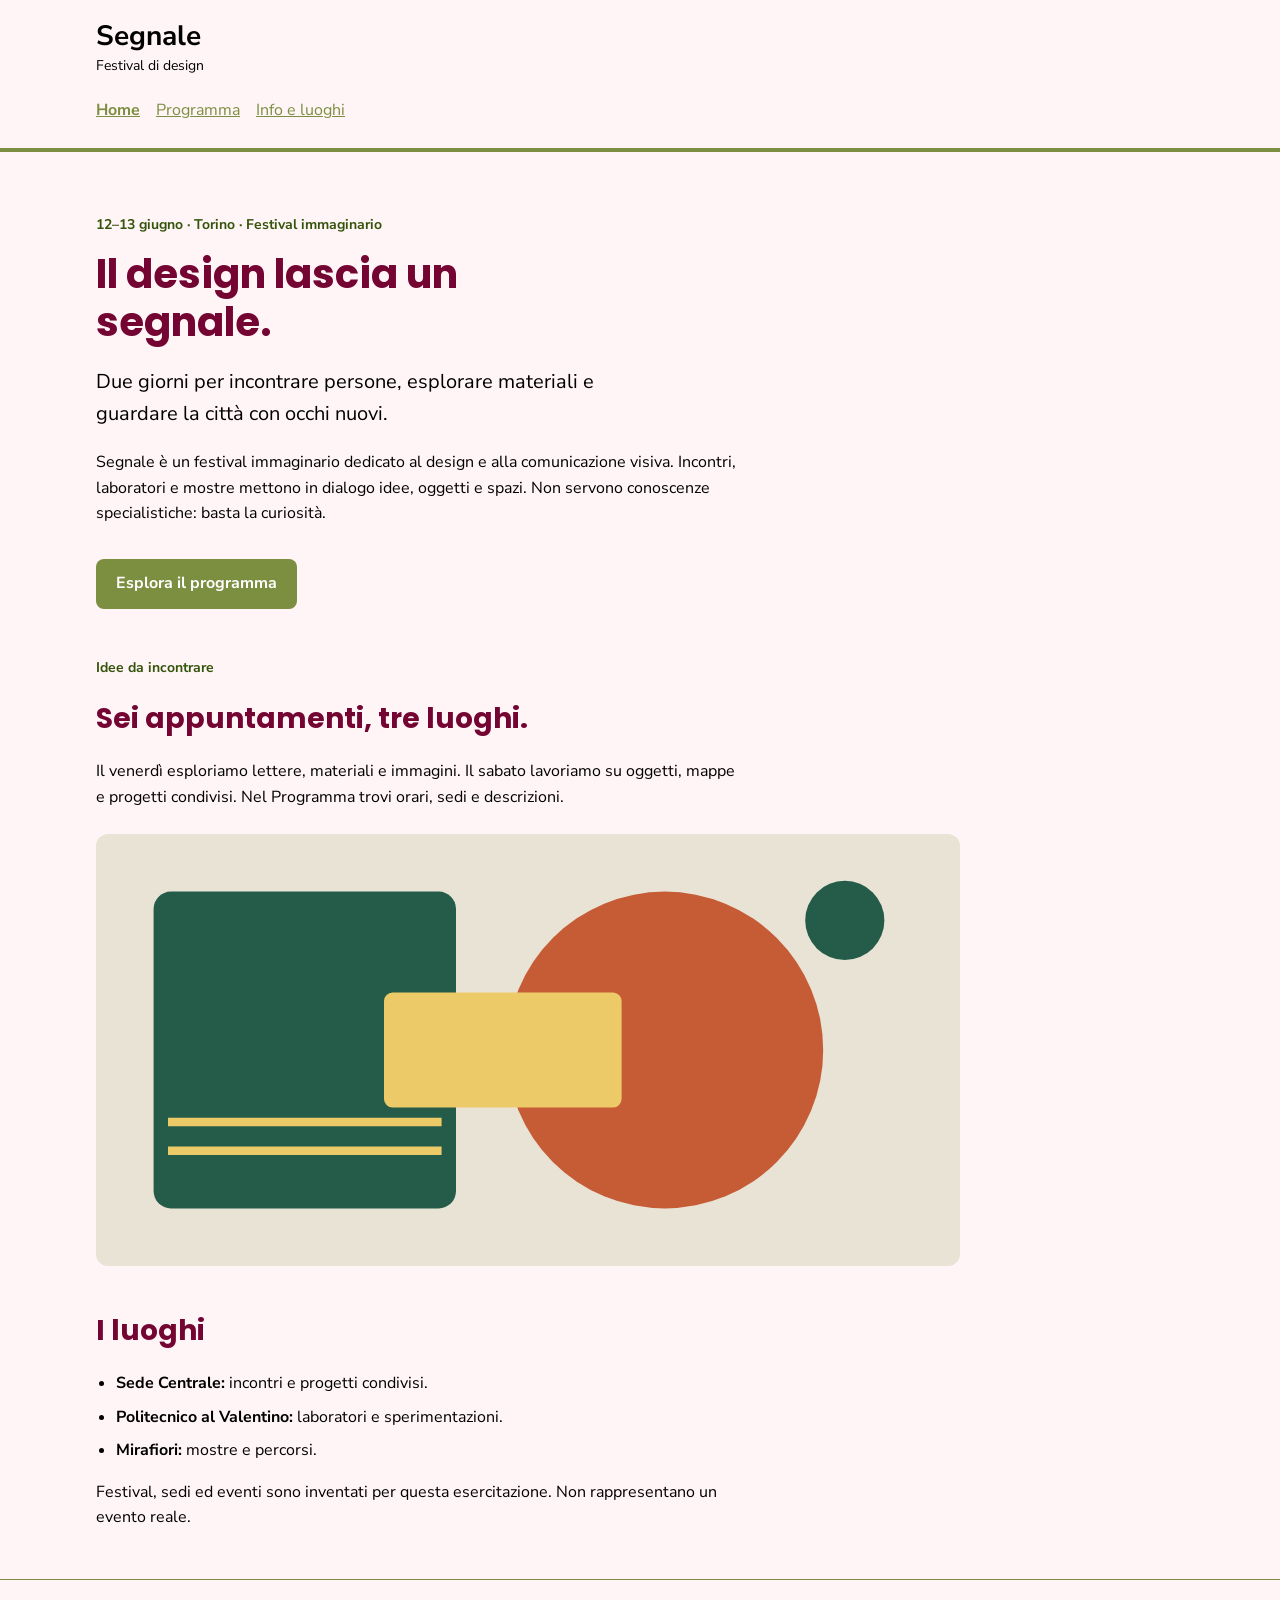
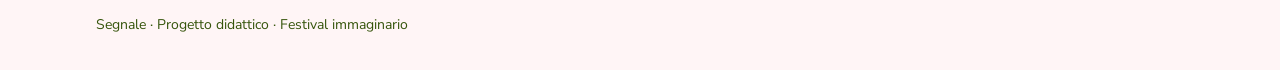
<file: index.html>
<!doctype html>
<html lang="it">
<head>
  <meta charset="utf-8">
  <meta name="viewport" content="width=device-width, initial-scale=1">
  <link rel="preconnect" href="https://fonts.googleapis.com">
<link rel="preconnect" href="https://fonts.gstatic.com" crossorigin>
<link href="https://fonts.googleapis.com/css2?family=Nunito+Sans:ital,opsz,wght@0,6..12,200..1000;1,6..12,200..1000&family=Poppins:ital,wght@0,100;0,200;0,300;0,400;0,500;0,600;0,700;0,800;0,900;1,100;1,200;1,300;1,400;1,500;1,600;1,700;1,800;1,900&display=swap" rel="stylesheet">
  <link rel="stylesheet" href="style.css">
</head>
<body>
  <a class="skip-link" href="#contenuto">Vai al contenuto</a>
  <header class="site-header">
    <div class="container">
      <a class="brand" href="index.html">Segnale<span>Festival di design</span></a>
      <nav aria-label="Navigazione principale">
        <a href="index.html" aria-current="page">Home</a>
        <a href="programma.html">Programma</a>
        <a href="info.html">Info e luoghi</a>
      </nav>
    </div>
  </header>

  <main id="contenuto" class="container">
    <section class="intro" aria-labelledby="titolo-home">
      <p class="eyebrow">12–13 giugno · Torino · Festival immaginario</p>
      <h1 id="titolo-home">Il design lascia un segnale.</h1>
      <p class="lead">Due giorni per incontrare persone, esplorare materiali e guardare la città con occhi nuovi.</p>
      <p class="reading-text">Segnale è un festival immaginario dedicato al design e alla comunicazione visiva. Incontri, laboratori e mostre mettono in dialogo idee, oggetti e spazi. Non servono conoscenze specialistiche: basta la curiosità.</p>
      <!-- Da completare: anche questo collegamento deve aprire il Programma. -->
      <a class="button-link" href="programma.html">Esplora il programma</a>
    </section>

    <section class="content-section" aria-labelledby="titolo-festival">
      <p class="eyebrow">Idee da incontrare</p>
      <h2 id="titolo-festival">Sei appuntamenti, tre luoghi.</h2>
      <p class="reading-text">Il venerdì esploriamo lettere, materiali e immagini. Il sabato lavoriamo su oggetti, mappe e progetti condivisi. Nel Programma trovi orari, sedi e descrizioni.</p>
      <img class="festival-image" src="assets/festival.svg" alt="Composizione geometrica di cerchi e rettangoli nei colori del festival" width="1200" height="600">
    </section>

    <section class="content-section" aria-labelledby="titolo-luoghi">
      <h2 id="titolo-luoghi">I luoghi</h2>
      <ul class="venues">
        <li><strong>Sede Centrale:</strong> incontri e progetti condivisi.</li>
        <li><strong>Politecnico al Valentino:</strong> laboratori e sperimentazioni.</li>
        <li><strong>Mirafiori:</strong> mostre e percorsi.</li>
      </ul>
      <p class="reading-text">Festival, sedi ed eventi sono inventati per questa esercitazione. Non rappresentano un evento reale.</p>
    </section>
  </main>

  <footer class="site-footer"><div class="container"><p>Segnale · Progetto didattico · Festival immaginario</p></div></footer>
</body>
</html>
</file>
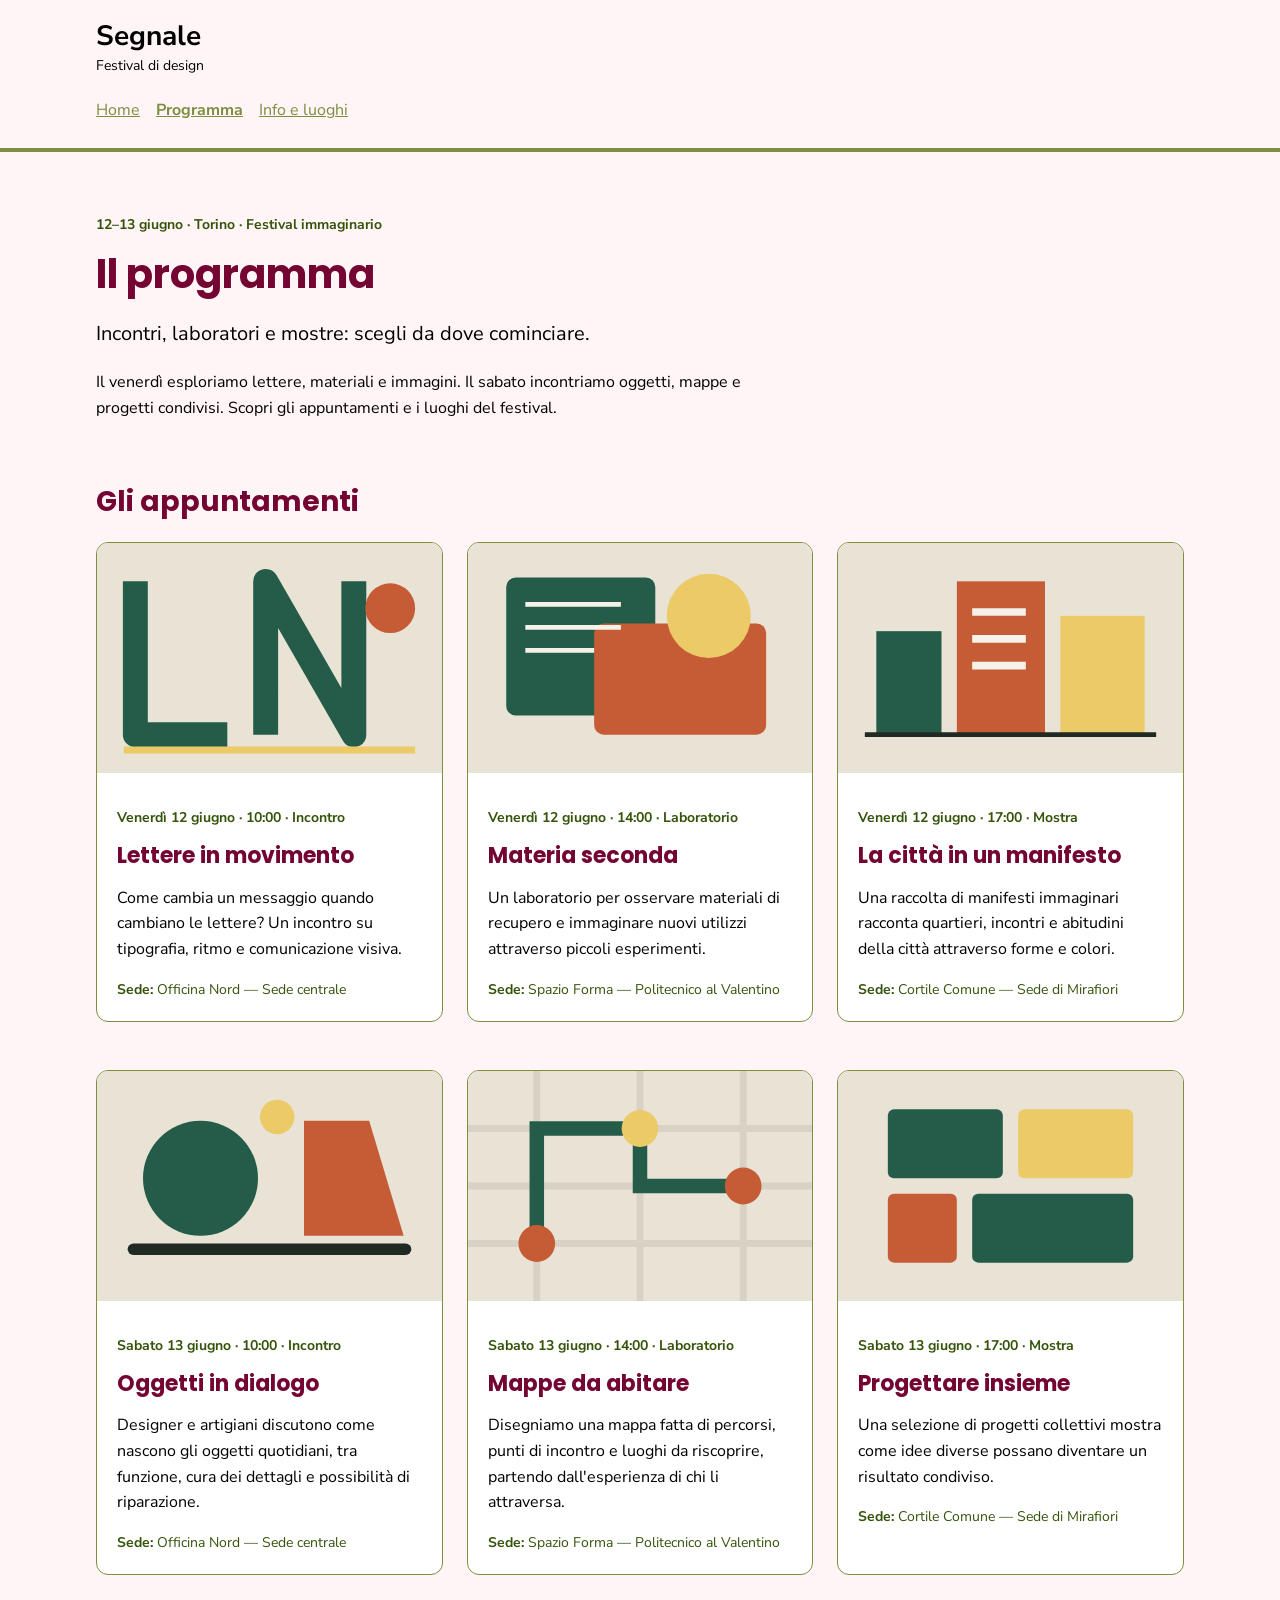
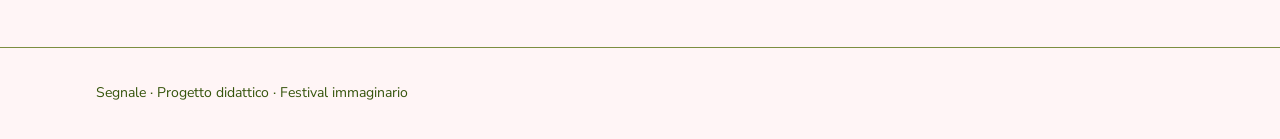
<file: programma.html>
<!doctype html>
<html lang="it">
<head>
  <meta charset="utf-8">
  <meta name="viewport" content="width=device-width, initial-scale=1">
 <link rel="preconnect" href="https://fonts.googleapis.com">
<link rel="preconnect" href="https://fonts.gstatic.com" crossorigin>
<link href="https://fonts.googleapis.com/css2?family=Nunito+Sans:ital,opsz,wght@0,6..12,200..1000;1,6..12,200..1000&family=Poppins:ital,wght@0,100;0,200;0,300;0,400;0,500;0,600;0,700;0,800;0,900;1,100;1,200;1,300;1,400;1,500;1,600;1,700;1,800;1,900&display=swap" rel="stylesheet">
  <title>Programma — Segnale</title>
  <link rel="stylesheet" href="style.css">
</head>

<body>
  <a class="skip-link" href="#contenuto">Vai al contenuto</a>
  <header class="site-header">
    <div class="container">
      <a class="brand" href="index.html">Segnale<span>Festival di design</span></a>
      <nav aria-label="Navigazione principale">
        <a href="index.html">Home</a>
        <a href="programma.html" aria-current="page">Programma</a>
        <a href="info.html">Info e luoghi</a>
      </nav>
    </div>
  </header>

  <main id="contenuto" class="container">
    <section class="intro" aria-labelledby="titolo-programma">
      <p class="eyebrow">12–13 giugno · Torino · Festival immaginario</p>
      <h1 id="titolo-programma">Il programma</h1>
      <p class="lead">Incontri, laboratori e mostre: scegli da dove cominciare.</p>
      <p class="reading-text">Il venerdì esploriamo lettere, materiali e immagini. Il sabato incontriamo oggetti, mappe e progetti condivisi. Scopri gli appuntamenti e i luoghi del festival.</p>
    </section>

    <section class="content-section" aria-labelledby="titolo-eventi">
      <h2 id="titolo-eventi">Gli appuntamenti</h2>
      <p id="stato-eventi" role="status" aria-live="polite">
  Caricamento degli eventi…
</p>
<div class="event-grid" id="event-grid"></div>
    </section>
  </main>

  <footer class="site-footer"><div class="container"><p>Segnale · Progetto didattico · Festival immaginario</p></div></footer>
<script>
  const griglia = document.getElementById("event-grid");
  const stato = document.getElementById("stato-eventi");

  function creaElemento(tag, classe, testo) {
    const elemento = document.createElement(tag);
    if (classe) elemento.className = classe;
    if (testo !== undefined) elemento.textContent = testo;
    return elemento;
  }

  function formattaData(data) {
    const [anno, mese, giorno] = data.split("-").map(Number);
    const dataFormattata = new Intl.DateTimeFormat("it-IT", {
      weekday: "long",
      day: "numeric",
      month: "long",
      timeZone: "UTC"
    }).format(new Date(Date.UTC(anno, mese - 1, giorno)));

    return dataFormattata.charAt(0).toLocaleUpperCase("it-IT") +
      dataFormattata.slice(1);
  }

  async function caricaDati() {
    try {
      const [rispostaEventi, rispostaSedi] = await Promise.all([
        fetch("dati/eventi.json"),
        fetch("dati/sedi.json")
      ]);

      if (!rispostaEventi.ok || !rispostaSedi.ok) {
        throw new Error("Non è stato possibile leggere i file JSON.");
      }

      const [eventi, sedi] = await Promise.all([
        rispostaEventi.json(),
        rispostaSedi.json()
      ]);

      if (!Array.isArray(eventi) || !Array.isArray(sedi)) {
        throw new Error("Il formato dei file JSON non è valido.");
      }

      if (eventi.length === 0) {
        stato.textContent = "Al momento non ci sono eventi.";
        return;
      }

      const sediPerId = new Map(sedi.map(sede => [sede.id, sede]));

      eventi.forEach(evento => {
        const scheda = creaElemento("article", "event-card");

        const immagine = document.createElement("img");
        immagine.src = evento.immagine;
        immagine.alt = evento.immagine_alt || "";
        immagine.width = 900;
        immagine.height = 600;

        const corpo = creaElemento("div", "event-body");
        const meta = creaElemento(
          "p",
          "event-meta",
          `${formattaData(evento.data)} · ${evento.orario} · ${evento.categoria}`
        );
        const titolo = creaElemento("h3", "", evento.titolo);
        const descrizione = creaElemento("p", "", evento.descrizione);

        const luogo = creaElemento("p", "event-place");
        const etichetta = creaElemento("strong", "", "Sede: ");
        const sede = sediPerId.get(evento.sede_id);
        luogo.append(
          etichetta,
          document.createTextNode(sede ? sede.nome : "Sede da definire")
        );

        corpo.append(meta, titolo, descrizione, luogo);
        scheda.append(immagine, corpo);
        griglia.append(scheda);
      });

      stato.textContent = "";
    } catch (errore) {
      console.error("Errore nel caricamento degli eventi:", errore);
      stato.textContent =
        "Non è stato possibile caricare gli eventi. Controlla i file e riprova.";
    }
  }

  caricaDati();
</script>

</body>
</html>
</file>
<file: style.css>
/* Stile iniziale: tipografia, colori e variabili CSS sono già predisposti.
   Lavoreremo su collegamenti, CSS condiviso e disposizione delle schede. */

/* Scelte comuni: ogni regola usa var() per richiamarne il valore. */
:root {
  --colore-primario: #7C8E40;
  --colore-primario-scuro: #35540B;
  --colore-sfondo: #fff5f6;
  --colore-testo: #000000;
  --colore-titoli: #740533;
  --colore-bordo: #7C8E40;
  --font-testo: "Nunito Sans", sans-serif;
  --font-titoli: "Poppins", sans-serif;
}


* {
  box-sizing: border-box;
}

body {
  margin: 0;
  background: var(--colore-sfondo);
  color: var(--colore-testo);
  font-family: var(--font-testo);
  font-size: 1rem;
  line-height: 1.6;
}

a {
  color: var(--colore-primario);
}

a:hover {
  text-decoration-thickness: 3px;
}

a:focus-visible {
  outline: 3px solid var(--colore-testo);
  outline-offset: 4px;
}

.container {
  width: 92%;
  max-width: 68rem;
  margin: 0 auto;
}

.site-header {
  position: sticky;
  top: 0;
  z-index: 1000;
  padding: 1.25rem 0;
  border-bottom: 4px solid var(--colore-primario);
  background: var(--colore-sfondo);
}


.brand {
  display: inline-block;
  color: var(--colore-testo);
  font-size: 1.75rem;
  font-weight: bold;
  line-height: 1.2;
  text-decoration: none;
}

.brand span {
  display: block;
  margin-top: 0.25rem;
  font-size: 0.875rem;
  font-weight: normal;
}

nav {
  display: flex;
  flex-direction: column;
  align-items: flex-start;
  gap: 0.5rem;
  margin-top: 1rem;
}

nav a {
  display: block;
  padding: 0.25rem 0;
}

nav a[aria-current="page"] {
  font-weight: bold;
}

.intro {
  padding: 3rem 0 1rem;
}

.eyebrow,
.event-meta {
  color: var(--colore-testo);
  font-size: 0.875rem;
  font-weight: bold;
}

h1,
h2,
h3 {
  font-family: var(--font-titoli);
  line-height: 1.2;
}

h1 {
  max-width: 18ch;
  margin: 0.75rem 0 1.25rem;
  font-size: 2.5rem;
}

h2 {
  font-size: 1.75rem;
}

h3 {
  margin: 0.5rem 0 0.75rem;
  font-size: 1.375rem;
}

.lead {
  max-width: 48ch;
  font-size: 1.25rem;
}

.reading-text {
  max-width: 65ch;
}

.button-link {
  display: inline-block;
  margin-top: 1rem;
  padding: 0.75rem 1.25rem;
  border-radius: 0.5rem;
  background: var(--colore-primario);
  color: #ffffff;
  font-weight: bold;
  text-decoration: none;
}

.button-link:hover {
  background: var(--colore-primario-scuro);
}

.content-section {
  margin: 2rem 0 3rem;
}

.festival-image {
  display: block;
  width: 100%;
  max-width: 54rem;
  height: auto;
  margin-top: 1.5rem;
  border-radius: 0.75rem;
}

.venues {
  padding-left: 1.25rem;
}

.venues li {
  margin-bottom: 0.5rem;
}

.event-grid {
  display: grid;
  grid-template-columns:  minmax(0, 1fr);
  gap: 1.5rem;
}


.event-card {
  margin-bottom: 1.5rem;
  overflow: hidden;
  border: 1px solid #b7c0b7;
  border-radius: 0.75rem;
  background: #ffffff;
}

.event-card img {
  display: block;
  width: 100%;
  height: auto;
}

.event-body {
  padding: 1.25rem;
}

.event-body p:last-child {
  margin-bottom: 0;
}

.event-place {
  color: #46564b;
  font-size: 0.875rem;
}

.site-footer {
  padding: 1.25rem 0;
  border-top: 1px solid #b7c0b7;
  color: #46564b;
  font-size: 0.875rem;
}

.skip-link {
  position: absolute;
  top: -6rem;
  left: 1rem;
  padding: 0.75rem 1rem;
  background: #ffffff;
  color: var(--colore-testo);
}

.skip-link:focus {
  top: 1rem;
}

@media (min-width: 600px) {
  .event-grid {
    grid-template-columns: repeat(2, minmax(0, 1fr));
  }
}
@media (min-width: 1024px) {
  .event-grid {
    grid-template-columns: repeat(3, minmax(0, 1fr));
  }
}
.luoghi-swiper {
  max-width: 42rem;
  margin: 1.5rem auto;
}

.luoghi-swiper .swiper-slide img {
  display: block;
  width: 100%;
  height: auto;
  border-radius: 0.75rem;
}
#mappa-sedi {
  display: block;
  width: 100%;
  height: 28rem;
  border: 0;
}
.swiper-button-prev:focus-visible,
.swiper-button-next:focus-visible {
  outline: 3px solid var(--colore-testo);
  outline-offset: 4px;
}
@media (min-width: 600px) {
  nav {
    flex-direction: row;
    flex-wrap: wrap;
    align-items: center;
    gap: 1rem;
  }
}
@media (max-width: 599px) {
  .site-header {
    padding: 0.5rem 0;
  }

  .brand {
    font-size: 1.4rem;
  }

  .brand span {
    margin-top: 0.1rem;
  }

  nav {
    margin-top: 0.35rem;
    gap: 0.15rem;
  }

  nav a {
    padding: 0.1rem 0;
  }
}
h1,
h2,
h3 {
  color: var(--colore-titoli);
}

.eyebrow,
.event-meta,
.event-place,
.site-footer {
  color: var(--colore-primario-scuro);
}

.event-card {
  border-color: var(--colore-bordo);
  background: #ffffff;
}

.site-footer {
  border-top-color: var(--colore-bordo);
}
</file>
